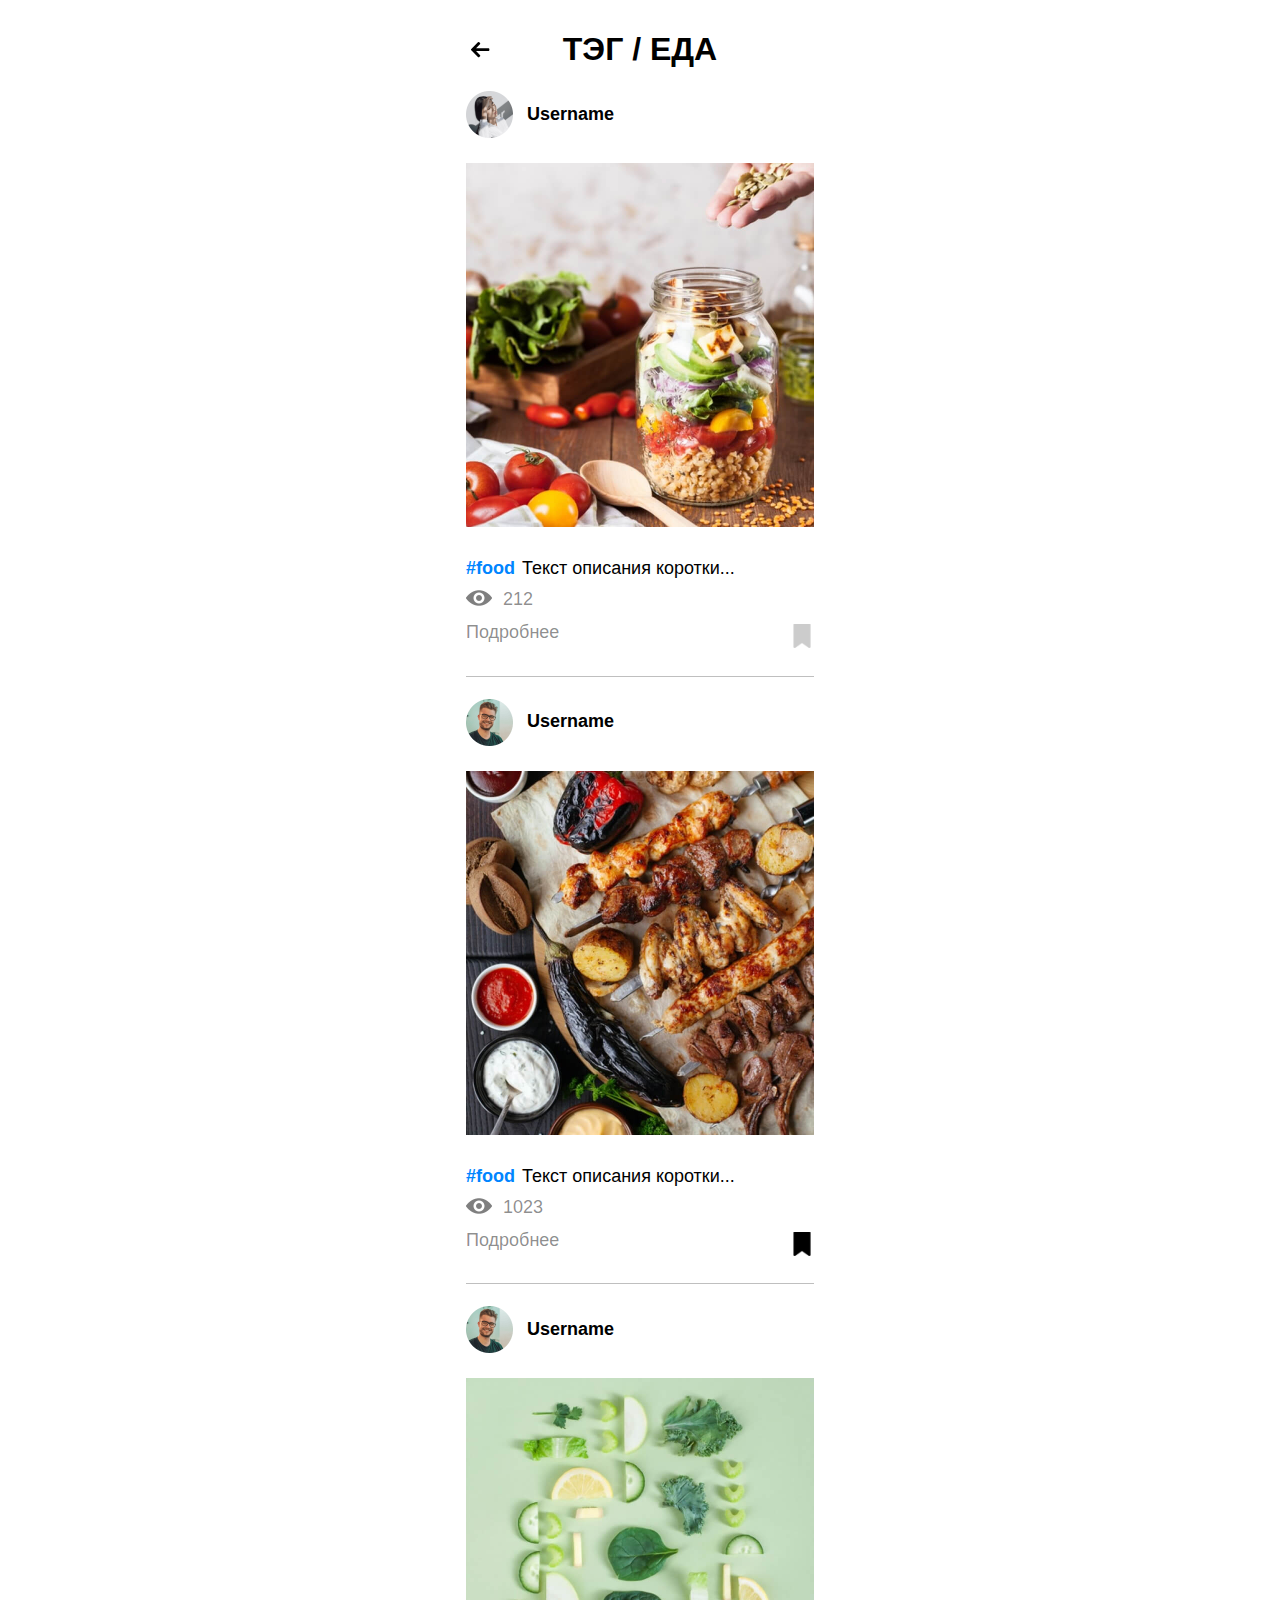
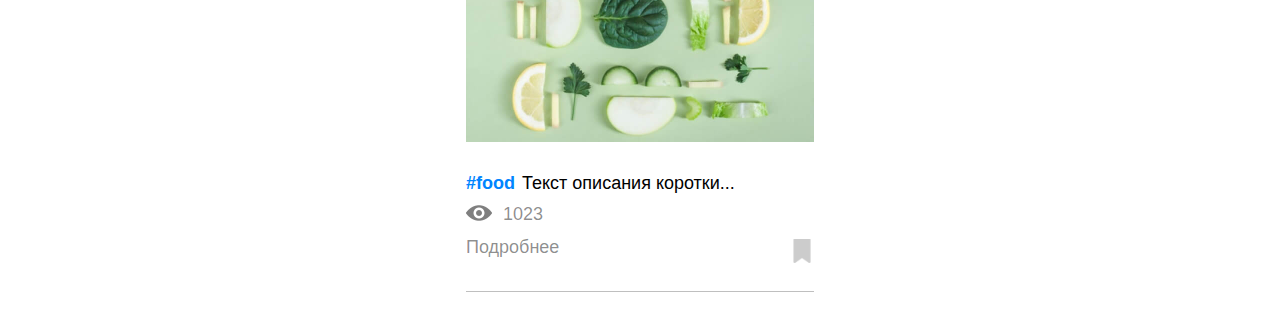
<file: templates/tag.html>
<!DOCTYPE html>
<html lang="ru">

<head>
  <meta charset="UTF-8">
  <meta name="viewport" content="width=device-width, initial-scale=1.0">
  <title>SKYPROGRAM tag</title>
  <link href="../static/css/styles.min.css" rel="stylesheet">
</head>

<body>
  <header class="container header">
    <div class="header__wrapper">
      <a href="/" class="header__btn-back">
        <svg class="header__btn-icon" width="19" height="16">
          <use xmlns:xlink="http://www.w3.org/1999/xlink" xlink:href="#back"></use>
        </svg>
      </a>
      <a href="#" class="header__nosvg">
        ТЭГ / ЕДА
      </a>
    </div>
  </header>
  <main class="container">
    <section class="items">
      <div class="items__item item">
        <div class="item__top">
          <a href="/templates/user-feed.html-feed.html" class="item__head">
            <div class="item__ava-wrap">
              <img src="../static/img/ava1.png" alt="" class="item__ava" width="47">
            </div>
            <span class="item__username">Username</span>
          </a>
        </div>
        <a href="/templates/post.html/post.html" class="item__post-link">
          <img src="../static/img/post4.jpg" alt="" width="348" class="item__post-img">
        </a>
        <p class="item__descr"><a href="/templates/tag.html" class="item__tag">#food</a> Текст описания коротки...</p>
        <div class="item__post-info">
          <div class="item__counter">
            <img src="../static/img/eye.png" alt="" class="item__counter-icon" width="26">
            <span class="item__counter-text">212</span>
          </div>
        </div>
        <div class="item__post-bottom">
          <a href="/templates/post.html/post.html" class="item__btn-more">Подробнее</a>
          <button type="button" class="item__bookmark-btn">
            <img src="../static/img/bookmark.png" alt="" class="item__bookmark-icon" width="24">
          </button>
        </div>
      </div>
      <div class="items__item item">
        <div class="item__top">
          <a href="/templates/user-feed.html-feed.html" class="item__head">
            <div class="item__ava-wrap">
              <img src="../static/img/ava2.png" alt="" class="item__ava" width="47">
            </div>
            <span class="item__username">Username</span>
          </a>
        </div>
        <a href="/templates/post.html/post.html" class="item__post-link">
          <img src="../static/img/post2.jpg" alt="" width="348" class="item__post-img">
        </a>
        <p class="item__descr"><a href="/templates/tag.html" class="item__tag">#food</a> Текст описания коротки...</p>
        <div class="item__post-info">
          <div class="item__counter">
            <img src="../static/img/eye.png" alt="" class="item__counter-icon" width="26">
            <span class="item__counter-text">1023</span>
          </div>
        </div>
        <div class="item__post-bottom">
          <a href="/templates/post.html/post.html" class="item__btn-more">Подробнее</a>
          <button type="button" class="item__bookmark-btn active">
            <img src="../static/img/bookmark.png" alt="" class="item__bookmark-icon" width="24">
          </button>
        </div>
      </div>
      <div class="items__item item">
        <div class="item__top">
          <a href="/templates/user-feed.html-feed.html" class="item__head">
            <div class="item__ava-wrap">
              <img src="../static/img/ava2.png" alt="" class="item__ava" width="47">
            </div>
            <span class="item__username">Username</span>
          </a>
        </div>
        <a href="/templates/post.html/post.html" class="item__post-link">
          <img src="../static/img/post3.jpg" alt="" width="348" class="item__post-img">
        </a>
        <p class="item__descr"><a href="/templates/tag.html" class="item__tag">#food</a> Текст описания коротки...</p>
        <div class="item__post-info">
          <div class="item__counter">
            <img src="../static/img/eye.png" alt="" class="item__counter-icon" width="26">
            <span class="item__counter-text">1023</span>
          </div>
        </div>
        <div class="item__post-bottom">
          <a href="/templates/post.html/post.html" class="item__btn-more">Подробнее</a>
          <button type="button" class="item__bookmark-btn">
            <img src="../static/img/bookmark.png" alt="" class="item__bookmark-icon" width="24">
          </button>
        </div>
      </div>
    </section>
  </main>
  <svg xmlns="http://www.w3.org/2000/svg" style="display:none">
    <symbol id="back" viewbox="0 0 19 16" fill="none" width="19" height="16">
      <path d="m17.34 6.19.028.006H5.074L8.94 2.322c.19-.189.293-.445.293-.714 0-.269-.104-.523-.293-.713L8.338.294A.997.997 0 0 0 7.628 0a.997.997 0 0 0-.71.293L.293 6.917A.995.995 0 0 0 0 7.63c0 .27.103.524.293.713l6.625 6.625c.189.189.441.293.71.293.269 0 .52-.104.71-.293l.601-.602a.995.995 0 0 0 .293-.71.965.965 0 0 0-.293-.696L5.031 9.064h12.322c.554 0 1.02-.477 1.02-1.03v-.851c0-.554-.48-.994-1.033-.994Z" fill="#000" />
    </symbol>
    <symbol id="tag" viewbox="0 0 144 26" fill="none" width="144" height="26">
      <path d="M9.664 25V5.64h3.904V1H.32v4.64h3.904V25h5.44Zm7.178-24-3.776 24h5.216l.576-4.32h4.416L23.85 25h5.216L25.29 1h-8.448Zm2.624 15.2 1.6-11.68 1.6 11.68h-3.2Zm17.532 9.28c2.273 0 4.033-.928 5.056-2.848V25h3.968V12.04h-8.16v4.32h2.72v1.12c0 2.464-.928 3.36-2.4 3.36-1.504 0-2.4-.896-2.4-3.52V8.68c0-2.656.929-3.52 2.4-3.52 1.505 0 2.4.864 2.4 3.52v1.344h5.44V8.84c0-5.568-2.975-8.32-7.84-8.32-4.864 0-7.84 2.752-7.84 8.32v8.32c0 5.568 2.56 8.32 6.657 8.32ZM59.58 25l8-24h-3.84l-8 24h3.84Zm23.24 0v-9.28h5.472v-4.64H82.82V5.64h6.272V1H77.444v24h5.376Zm16.019.48c4.864 0 7.84-2.752 7.84-8.32V8.84c0-5.568-2.976-8.32-7.84-8.32s-7.84 2.752-7.84 8.32v8.32c0 5.568 2.976 8.32 7.84 8.32Zm0-4.64c-1.504 0-2.4-.864-2.4-3.52V8.68c0-2.656.928-3.52 2.4-3.52 1.504 0 2.4.864 2.4 3.52v8.64c0 2.656-.896 3.52-2.4 3.52Zm18.25 4.64c4.864 0 7.84-2.752 7.84-8.32V8.84c0-5.568-2.976-8.32-7.84-8.32s-7.84 2.752-7.84 8.32v8.32c0 5.568 2.976 8.32 7.84 8.32Zm0-4.64c-1.504 0-2.4-.864-2.4-3.52V8.68c0-2.656.928-3.52 2.4-3.52 1.504 0 2.4.864 2.4 3.52v8.64c0 2.656-.896 3.52-2.4 3.52ZM135.339 1h-7.52v24h7.52c4.864 0 7.84-2.688 7.84-8.16V9.16c0-5.472-2.976-8.16-7.84-8.16Zm0 19.36h-2.08V5.64h2.08c1.504 0 2.4.832 2.4 3.36v8c0 2.528-.896 3.36-2.4 3.36Z" fill="#000" fill-opacity=".8" />
    </symbol>
  </svg>
</body>

</html>
</file>
<file: static/css/styles.min.css>
/*! normalize.css v8.0.1 | MIT License | github.com/necolas/normalize.css */

@import url("https://fonts.googleapis.com/css2?family=Roboto:wght@300;400;500;700;900&display=swap");

html {
	line-height: 1.15;
	-webkit-text-size-adjust: 100%
}

body {
	margin: 0
}

main {
	display: block
}

h1 {
	font-size: 2em;
	margin: 0.67em 0
}

hr {
	box-sizing: content-box;
	height: 0;
	overflow: visible
}

pre {
	font-family: monospace, monospace;
	font-size: 1em
}

a {
	background-color: transparent
}

abbr[title] {
	border-bottom: none;
	text-decoration: underline;
	text-decoration: underline dotted
}

b,
strong {
	font-weight: bolder
}

code,
kbd,
samp {
	font-family: monospace, monospace;
	font-size: 1em
}

small {
	font-size: 80%
}

sub,
sup {
	font-size: 75%;
	line-height: 0;
	position: relative;
	vertical-align: baseline
}

sub {
	bottom: -0.25em
}

sup {
	top: -0.5em
}

img {
	border-style: none
}

button,
input,
optgroup,
select,
textarea {
	font-family: inherit;
	font-size: 100%;
	line-height: 1.15;
	margin: 0
}

button,
input {
	overflow: visible
}

button,
select {
	text-transform: none
}

button,
[type="button"],
[type="reset"],
[type="submit"] {
	-webkit-appearance: button
}

button::-moz-focus-inner,
[type="button"]::-moz-focus-inner,
[type="reset"]::-moz-focus-inner,
[type="submit"]::-moz-focus-inner {
	border-style: none;
	padding: 0
}

button:-moz-focusring,
[type="button"]:-moz-focusring,
[type="reset"]:-moz-focusring,
[type="submit"]:-moz-focusring {
	outline: 1px dotted ButtonText
}

fieldset {
	padding: 0.35em 0.75em 0.625em
}

legend {
	box-sizing: border-box;
	color: inherit;
	display: table;
	max-width: 100%;
	padding: 0;
	white-space: normal
}

progress {
	vertical-align: baseline
}

textarea {
	overflow: auto
}

[type="checkbox"],
[type="radio"] {
	box-sizing: border-box;
	padding: 0
}

[type="number"]::-webkit-inner-spin-button,
[type="number"]::-webkit-outer-spin-button {
	height: auto
}

[type="search"] {
	-webkit-appearance: textfield;
	outline-offset: -2px
}

[type="search"]::-webkit-search-decoration {
	-webkit-appearance: none
}

::-webkit-file-upload-button {
	-webkit-appearance: button;
	font: inherit
}

details {
	display: block
}

summary {
	display: list-item
}

template {
	display: none
}

[hidden] {
	display: none
}

body {
	font-family: 'Arial', sans-sefir;
	font-size: 18px;
	font-weight: 400;
	line-height: 29px;
	color: #000;
	background: #fff
}

a {
	cursor: pointer
}

p {
	margin: 0;
	padding: 0
}

img {
	height: auto
}

input,
button,
textarea {
	box-sizing: border-box;
	font-family: 'Arial', serif
}

.container {
	padding-left: 30px;
	padding-right: 30px;
	width: 100%;
	max-width: 348px;
	margin: 0 auto
}

.header__wrapper {
	position: relative;
	display: -webkit-box;
	display: -webkit-flex;
	display: -ms-flexbox;
	display: flex;
	-webkit-box-pack: center;
	-webkit-justify-content: center;
	-ms-flex-pack: center;
	justify-content: center;
	width: 100%;
	padding: 35px 0 27px
}

.header__btn-back {
	position: absolute;
	left: 5px;
	top: 38px
}

.header__nosvg {

    color: #000;
    font-size: 32px;
    text-decoration: none;
    font-weight: bold;

}

.header__logo-link {
	text-decoration: none
}

.header__logo {
	max-width: 100%
}

.header__bookmark-btn {
	position: absolute;
	right: 0;
	top: 34px;
	text-decoration: none;
	display: block
}

.header__bookmark-icon {
	display: inline-block;
	vertical-align: middle
}

.header__bookmark-counter {
	font-size: 18px;
	font-weight: bold;
	color: #000;
	vertical-align: middle
}

.item {
	margin-bottom: 22px;
	padding-bottom: 23px;
	border-bottom: 1px solid rgba(0, 0, 0, 0.25)
}

.item--post {
	border-bottom: none
}

.item__top {
	display: -webkit-box;
	display: -webkit-flex;
	display: -ms-flexbox;
	display: flex;
	-webkit-box-pack: justify;
	-webkit-justify-content: space-between;
	-ms-flex-pack: justify;
	justify-content: space-between;
	-webkit-box-align: start;
	-webkit-align-items: start;
	-ms-flex-align: start;
	align-items: start
}

.item__delete {
	display: inline-block;
	padding-top: 10px;
	font-weight: bold;
	text-decoration: none;
	color: #FF2768
}

.item__head {
	display: -webkit-box;
	display: -webkit-flex;
	display: -ms-flexbox;
	display: flex;
	-webkit-box-align: center;
	-webkit-align-items: center;
	-ms-flex-align: center;
	align-items: center;
	text-decoration: none;
	margin-bottom: 16px
}

.item__ava-wrap {
	padding-right: 14px
}

.item__username {
	font-weight: bold;
	color: #000;
	padding-bottom: 10px
}

.item__post-link {
	display: block;
	line-height: 0;
	margin-bottom: 27px
}

.item__descr {
	margin-bottom: 2px
}

.item__text {
	margin-top: 23px;
	margin-bottom: 29px
}

.item__tag {
	display: inline-block;
	padding-right: 2px;
	font-weight: bold;
	color: #0085FF;
	text-decoration: none
}

.item__post-info {
	display: -webkit-box;
	display: -webkit-flex;
	display: -ms-flexbox;
	display: flex;
	-webkit-box-pack: justify;
	-webkit-justify-content: space-between;
	-ms-flex-pack: justify;
	justify-content: space-between;
	-webkit-box-align: center;
	-webkit-align-items: center;
	-ms-flex-align: center;
	align-items: center
}

.item__counter {
	display: -webkit-box;
	display: -webkit-flex;
	display: -ms-flexbox;
	display: flex;
	-webkit-box-align: center;
	-webkit-align-items: center;
	-ms-flex-align: center;
	align-items: center
}

.item__counter-icon {
	width: 26px;
	padding-bottom: 3px
}

.item__counter-text {
	padding-left: 11px;
	color: rgba(0, 0, 0, 0.45)
}

.item__comments-counter {
	color: rgba(0, 0, 0, 0.45)
}

.item__btn-more {
	display: inline-block;
	color: rgba(0, 0, 0, 0.45);
	text-decoration: none
}

.item__post-bottom {
	padding-top: 4px;
	display: -webkit-box;
	display: -webkit-flex;
	display: -ms-flexbox;
	display: flex;
	-webkit-box-pack: justify;
	-webkit-justify-content: space-between;
	-ms-flex-pack: justify;
	justify-content: space-between
}

.item__bookmark-deactivate {
	padding: 0;
	padding-top: 6px;
	border: none;
	outline: none;
	background: none;
	box-shadow: none;
	opacity: 1;
	-webkit-transition: all 0.5s linear;
	transition: all 0.5s linear
}

.item__bookmark-btn {
	padding: 0;
	padding-top: 6px;
	border: none;
	outline: none;
	background: none;
	box-shadow: none;
	opacity: 0.2;
	-webkit-transition: all 0.5s linear;
	transition: all 0.5s linear
}

.item__bookmark-btn.active,
.item__bookmark-btn:hover {
	opacity: 1
}

.item__top .item__bookmark-btn {
	margin-top: 5px
}

.item__bottom {
	padding-top: 24px;
	padding-bottom: 30px;
	border-top: 1px solid #000;
	line-height: 20px
}

.item__comments {
	padding-top: 20px;
	margin-bottom: 32px;
	border-bottom: 1px solid rgba(0, 0, 0, 0.25)
}

.item__comment {
	margin-bottom: 23px
}

.search {
	padding-bottom: 28px;
	margin-bottom: 28px;
	border-bottom: 1px solid rgba(0, 0, 0, 0.25)
}

.search__input {
	display: block;
	width: 100%;
	padding: 18px 18px 16px;
	background: rgba(196, 196, 196, 0.25);
	border-radius: 6px;
	border: none;
	box-shadow: none;
	outline: none
}

.search__results {
	padding-top: 20px;
	text-align: center;
	font-size: 18px;
	color: rgba(0, 0, 0, 0.45)
}

.comment-form__input-wrap {
	margin-bottom: 20px
}

.comment-form__input,
.comment-form__textarea {
	display: block;
	width: 100%;
	padding: 12px 10px;
	border-radius: 6px;
	border: 1px solid rgba(0, 0, 0, 0.45);
	outline: none
}

.comment-form__btn {
	color: #fff;
	padding: 16px 24px;
	border-radius: 6px;
	background: #000;
	border: none;
	outline: none;
	-webkit-transition: all 0.5s linear;
	transition: all 0.5s linear
}

.comment-form__btn:hover {
	opacity: 0.75
}


/*# sourceMappingURL=styles.min.css.map */
</file>
